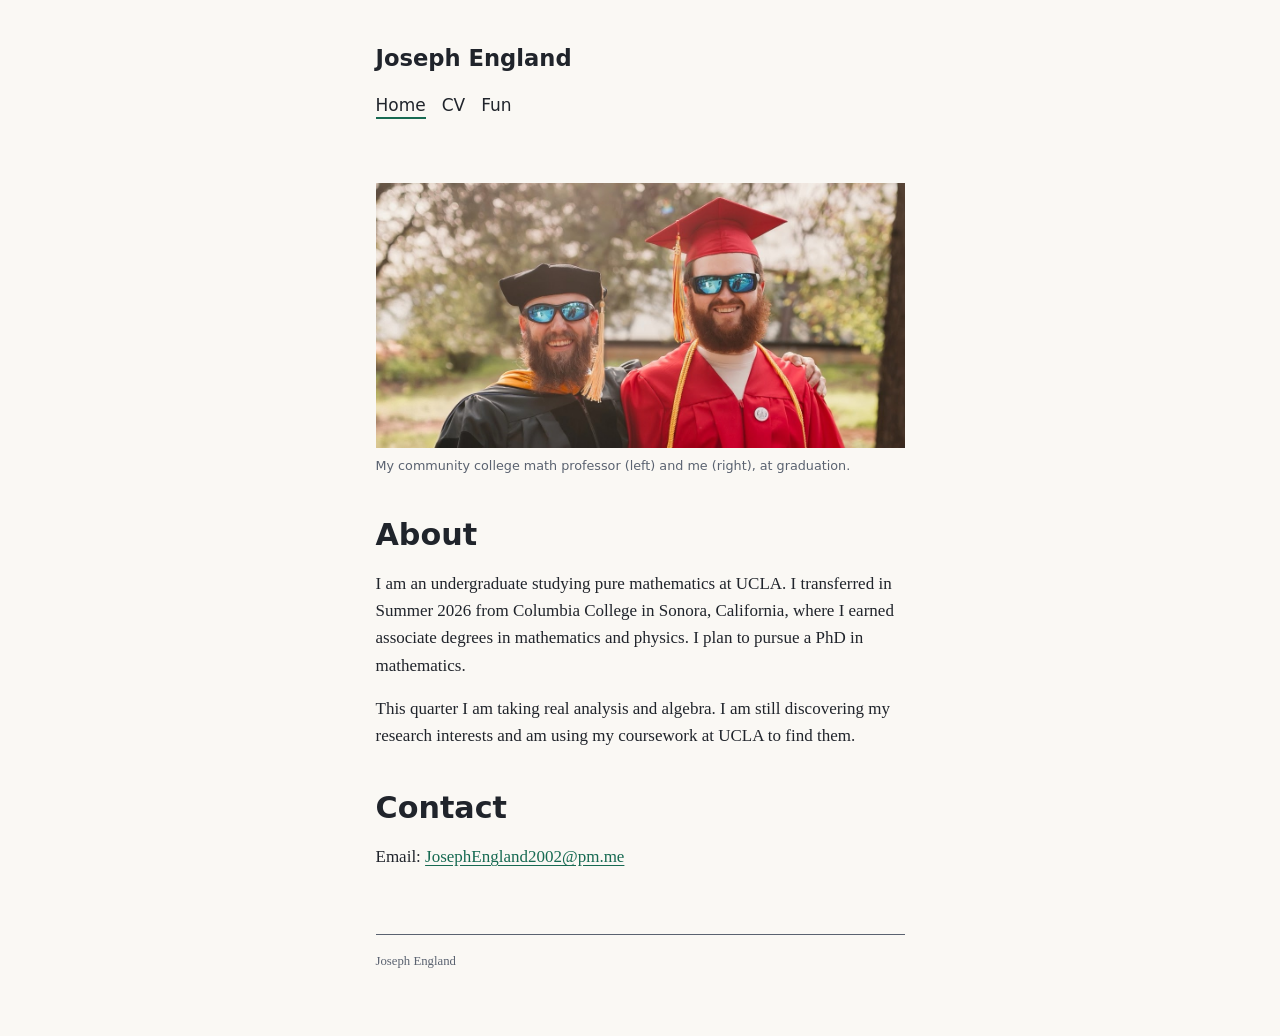
<file: index.html>
<!DOCTYPE html>
<html lang="en">
<head>
  <meta charset="utf-8">
  <meta name="viewport" content="width=device-width, initial-scale=1">
  <title>Joseph England</title>
  <meta name="description" content="Joseph England, undergraduate in pure mathematics at UCLA.">
  <link rel="stylesheet" href="assets/style.css">
  <script src="assets/email.js" defer></script>
</head>
<body>
  <a class="skip-link" href="#main">Skip to content</a>
  <header>
    <p class="site-name"><a href="index.html">Joseph England</a></p>
    <nav aria-label="Main">
      <ul>
        <li><a href="index.html" aria-current="page">Home</a></li>
        <li><a href="cv.html">CV</a></li>
        <li><a href="fun.html">Fun</a></li>
      </ul>
    </nav>
  </header>
  <main id="main">
    <h1 class="visually-hidden">Joseph England</h1>
    <figure>
      <img src="assets/joseph-graduation.jpg" width="1200" height="600" alt="Joseph England, right, in a red cap and gown, standing with his community college math professor, left, in black and gold doctoral regalia, at graduation.">
      <figcaption>My community college math professor (left) and me (right), at graduation.</figcaption>
    </figure>

    <section>
      <h2>About</h2>
      <p>I am an undergraduate studying pure mathematics at UCLA. I transferred in Summer 2026 from Columbia College in Sonora, California, where I earned associate degrees in mathematics and physics. I plan to pursue a PhD in mathematics.</p>
      <p>This quarter I am taking real analysis and algebra. I am still discovering my research interests and am using my coursework at UCLA to find them.</p>
    </section>

    <section>
      <h2>Contact</h2>
      <p>Email: <span class="email" data-user="JosephEngland2002" data-domain="pm.me">turn on JavaScript or see my <a href="cv.html">CV</a></span></p>
    </section>
  </main>
  <footer>
    <p>Joseph England</p>
  </footer>
</body>
</html>
</file>
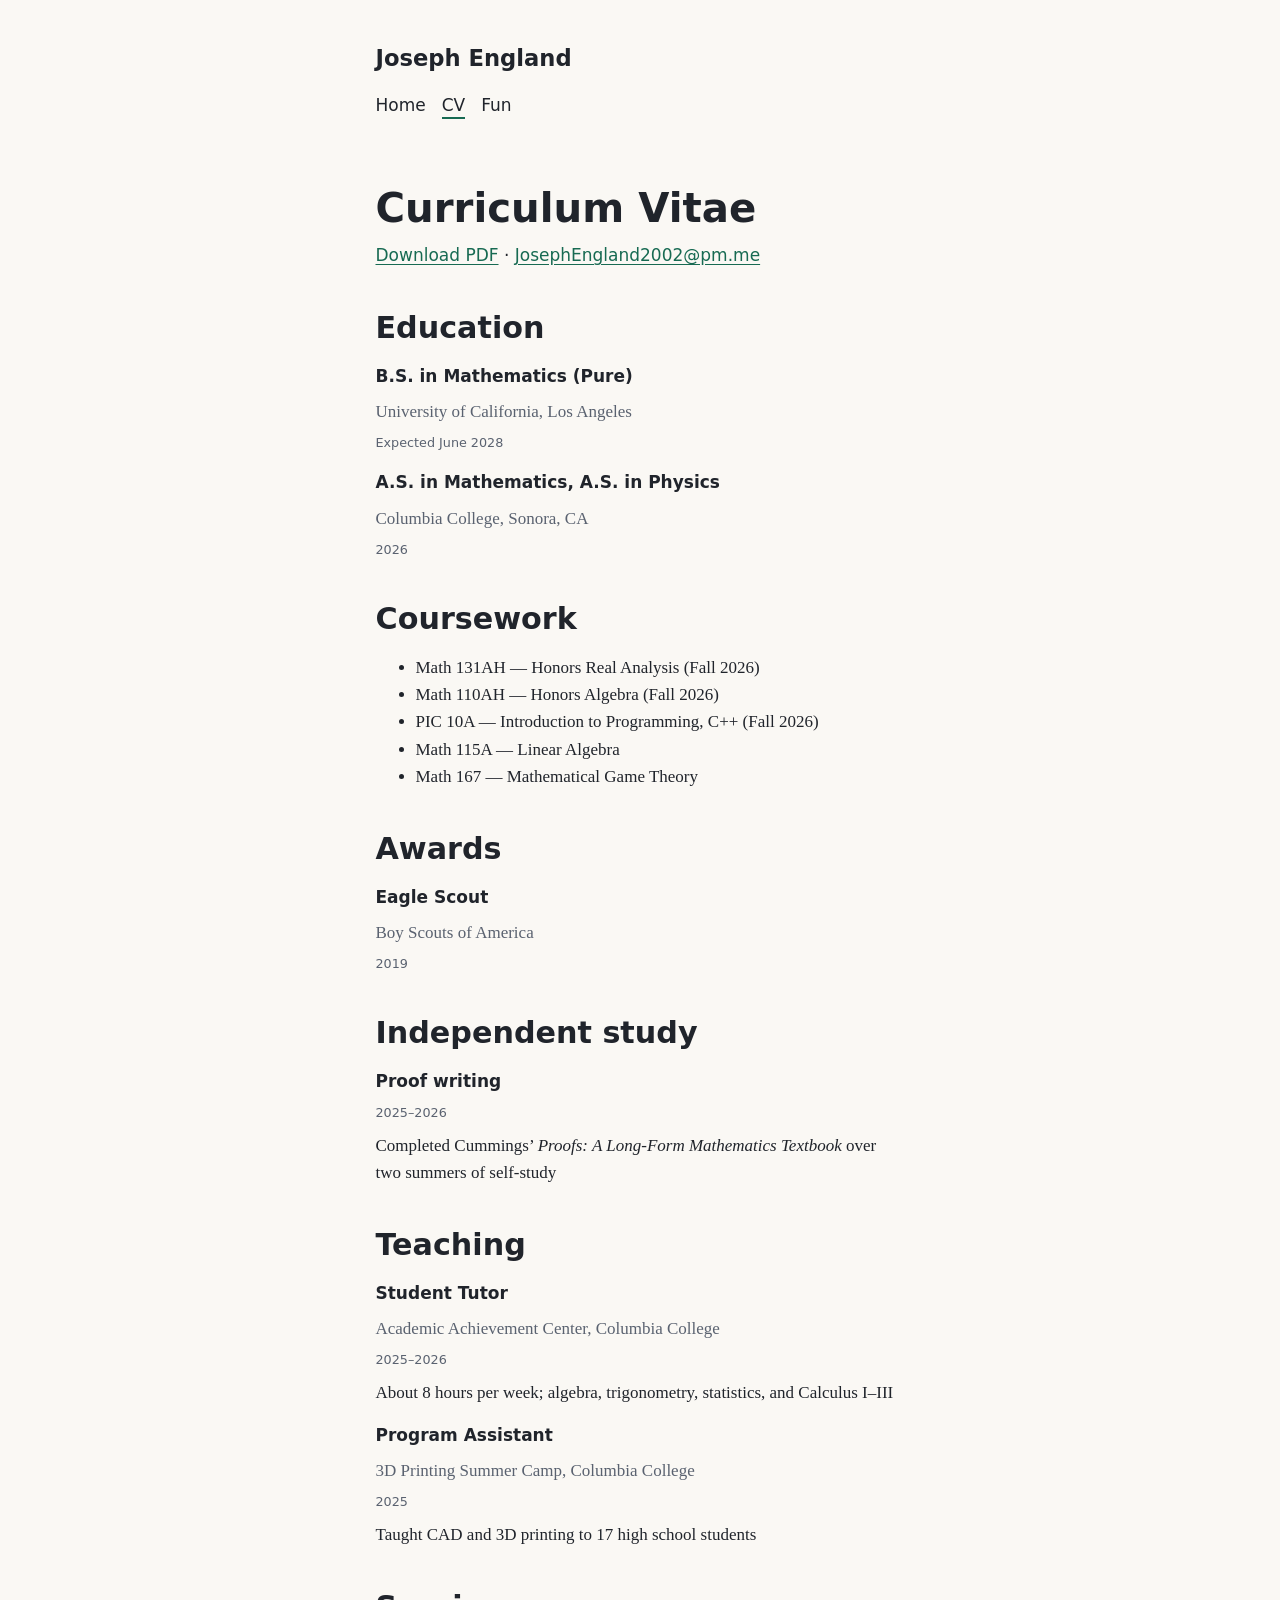
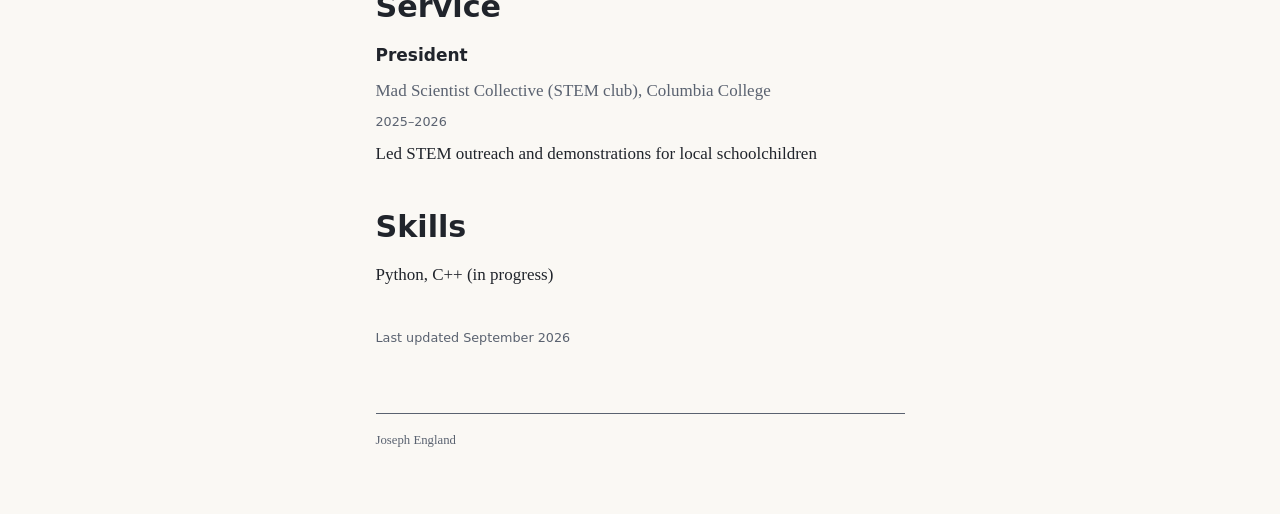
<file: cv.html>
<!DOCTYPE html>
<html lang="en">
<head>
  <meta charset="utf-8">
  <meta name="viewport" content="width=device-width, initial-scale=1">
  <title>CV: Joseph England</title>
  <meta name="description" content="Curriculum vitae of Joseph England, pure mathematics undergraduate at UCLA.">
  <link rel="stylesheet" href="assets/style.css">
  <script src="assets/email.js" defer></script>
</head>
<body>
  <a class="skip-link" href="#main">Skip to content</a>
  <header>
    <p class="site-name"><a href="index.html">Joseph England</a></p>
    <nav aria-label="Main">
      <ul>
        <li><a href="index.html">Home</a></li>
        <li><a href="cv.html" aria-current="page">CV</a></li>
        <li><a href="fun.html">Fun</a></li>
      </ul>
    </nav>
  </header>
  <main id="main">
    <h1>Curriculum Vitae</h1>
    <p class="cv-links"><a href="assets/Joseph_England_CV.pdf" download>Download PDF</a> &middot; <span class="email" data-user="JosephEngland2002" data-domain="pm.me">turn on JavaScript or see PDF</span></p>

    <section>
      <h2>Education</h2>
      <article class="entry">
        <p class="entry-title">B.S. in Mathematics (Pure)</p>
        <p class="entry-org">University of California, Los Angeles</p>
        <p class="entry-meta">Expected June 2028</p>
      </article>
      <article class="entry">
        <p class="entry-title">A.S. in Mathematics, A.S. in Physics</p>
        <p class="entry-org">Columbia College, Sonora, CA</p>
        <p class="entry-meta">2026</p>
      </article>
    </section>

    <section>
      <h2>Coursework</h2>
      <ul>
        <li>Math 131AH &mdash; Honors Real Analysis (Fall 2026)</li>
        <li>Math 110AH &mdash; Honors Algebra (Fall 2026)</li>
        <li>PIC 10A &mdash; Introduction to Programming, C++ (Fall 2026)</li>
        <li>Math 115A &mdash; Linear Algebra</li>
        <li>Math 167 &mdash; Mathematical Game Theory</li>
      </ul>
    </section>

    <section>
      <h2>Awards</h2>
      <article class="entry">
        <p class="entry-title">Eagle Scout</p>
        <p class="entry-org">Boy Scouts of America</p>
        <p class="entry-meta">2019</p>
      </article>
    </section>

    <section>
      <h2>Independent study</h2>
      <article class="entry">
        <p class="entry-title">Proof writing</p>
        <p class="entry-meta">2025&ndash;2026</p>
        <p>Completed Cummings&rsquo; <cite>Proofs: A Long-Form Mathematics Textbook</cite> over two summers of self-study</p>
      </article>
    </section>

    <section>
      <h2>Teaching</h2>
      <article class="entry">
        <p class="entry-title">Student Tutor</p>
        <p class="entry-org">Academic Achievement Center, Columbia College</p>
        <p class="entry-meta">2025&ndash;2026</p>
        <p>About 8 hours per week; algebra, trigonometry, statistics, and Calculus I&ndash;III</p>
      </article>
      <article class="entry">
        <p class="entry-title">Program Assistant</p>
        <p class="entry-org">3D Printing Summer Camp, Columbia College</p>
        <p class="entry-meta">2025</p>
        <p>Taught CAD and 3D printing to 17 high school students</p>
      </article>
    </section>

    <section>
      <h2>Service</h2>
      <article class="entry">
        <p class="entry-title">President</p>
        <p class="entry-org">Mad Scientist Collective (STEM club), Columbia College</p>
        <p class="entry-meta">2025&ndash;2026</p>
        <p>Led STEM outreach and demonstrations for local schoolchildren</p>
      </article>
    </section>

    <section>
      <h2>Skills</h2>
      <p>Python, C++ (in progress)</p>
    </section>

    <p class="cv-updated">Last updated September 2026</p>
  </main>
  <footer>
    <p>Joseph England</p>
  </footer>
</body>
</html>
</file>
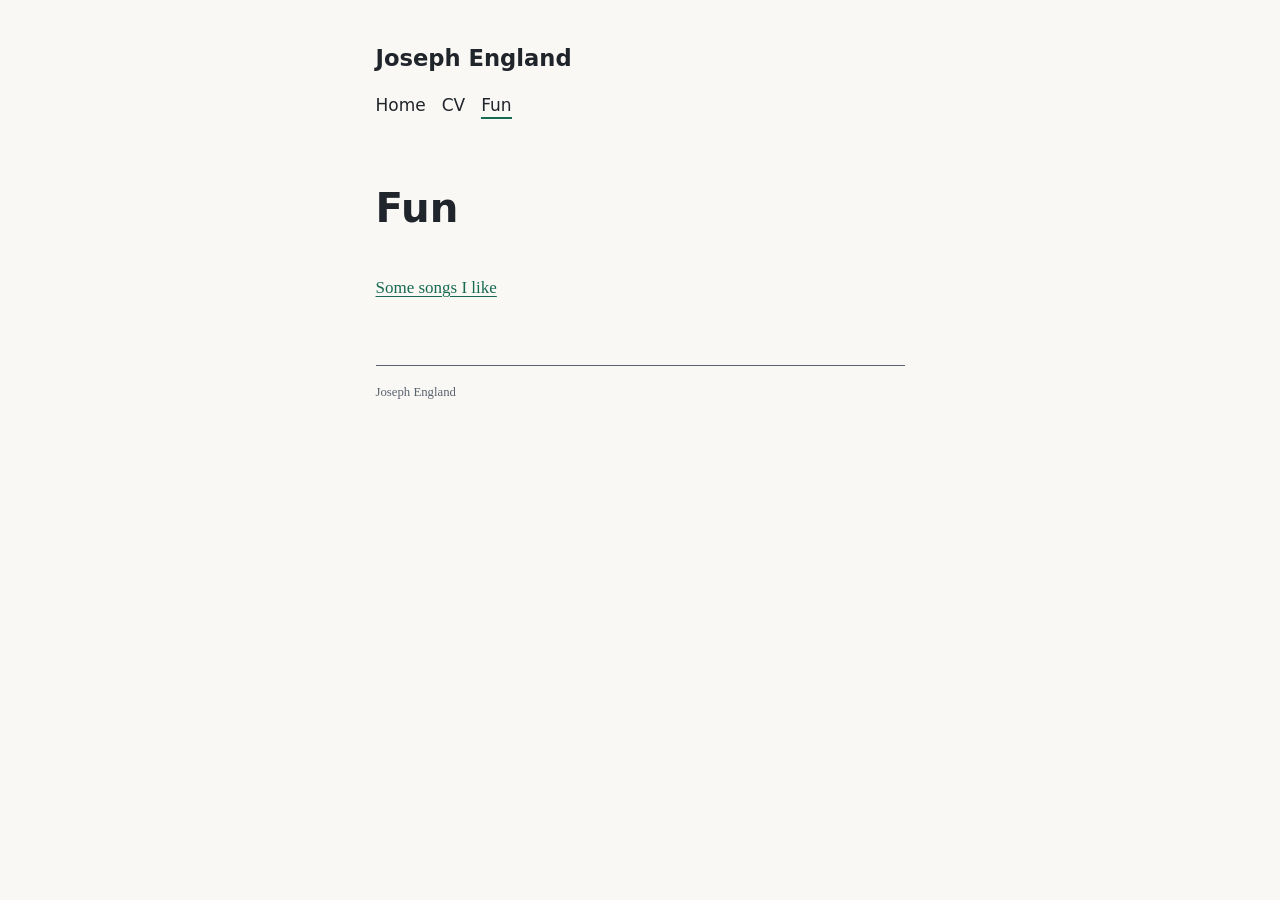
<file: fun.html>
<!DOCTYPE html>
<html lang="en">
<head>
  <meta charset="utf-8">
  <meta name="viewport" content="width=device-width, initial-scale=1">
  <title>Fun: Joseph England</title>
  <meta name="description" content="Things Joseph England enjoys outside of mathematics.">
  <link rel="stylesheet" href="assets/style.css">
</head>
<body>
  <a class="skip-link" href="#main">Skip to content</a>
  <header>
    <p class="site-name"><a href="index.html">Joseph England</a></p>
    <nav aria-label="Main">
      <ul>
        <li><a href="index.html">Home</a></li>
        <li><a href="cv.html">CV</a></li>
        <li><a href="fun.html" aria-current="page">Fun</a></li>
      </ul>
    </nav>
  </header>
  <main id="main">
    <h1>Fun</h1>
    <ul class="plain-list">
      <li><a href="fun/songs.html">Some songs I like</a></li>
    </ul>
  </main>
  <footer>
    <p>Joseph England</p>
  </footer>
</body>
</html>
</file>
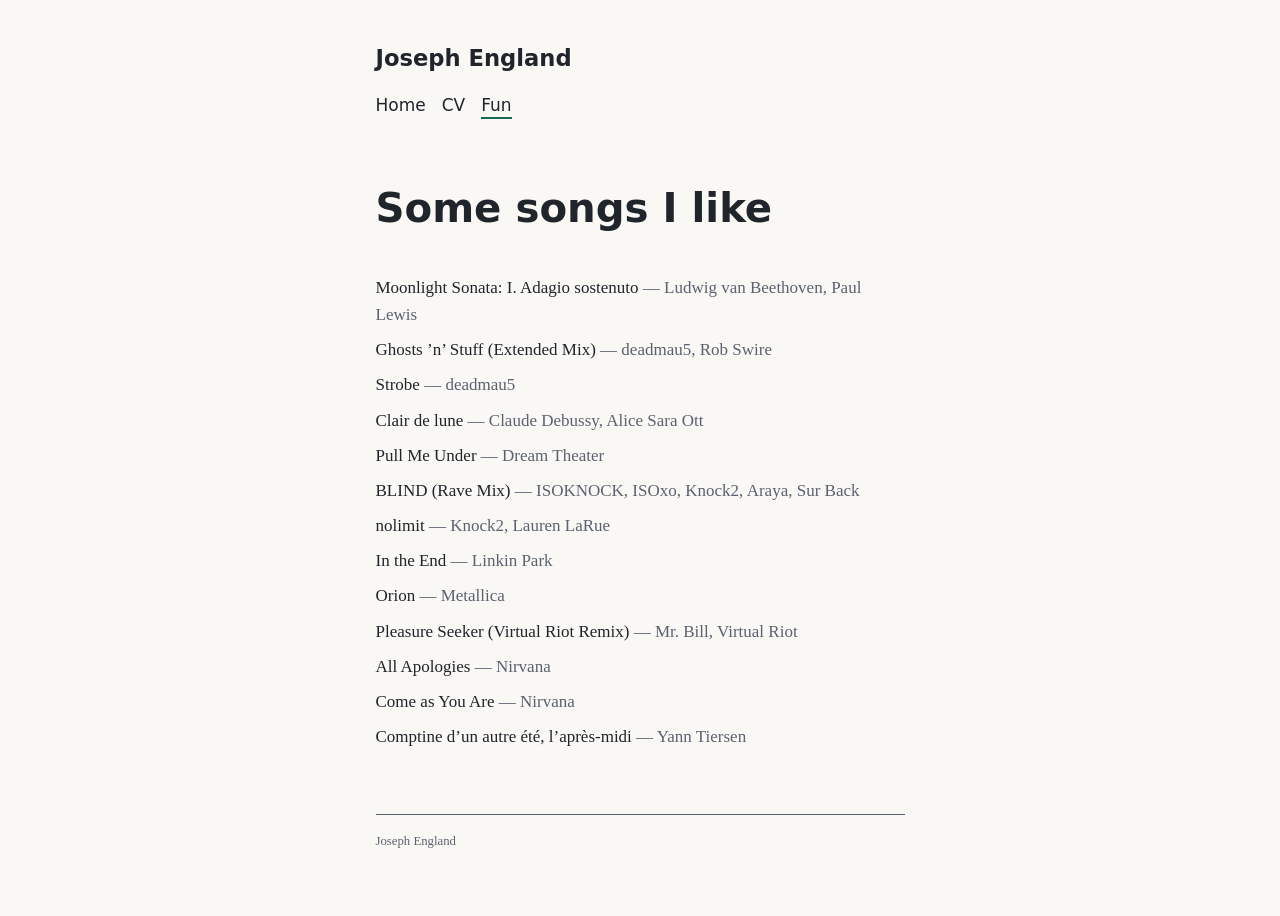
<file: fun/songs.html>
<!DOCTYPE html>
<html lang="en">
<head>
  <meta charset="utf-8">
  <meta name="viewport" content="width=device-width, initial-scale=1">
  <title>Some songs I like: Joseph England</title>
  <meta name="description" content="A list of songs Joseph England likes.">
  <link rel="stylesheet" href="../assets/style.css">
</head>
<body>
  <a class="skip-link" href="#main">Skip to content</a>
  <header>
    <p class="site-name"><a href="../index.html">Joseph England</a></p>
    <nav aria-label="Main">
      <ul>
        <li><a href="../index.html">Home</a></li>
        <li><a href="../cv.html">CV</a></li>
        <li><a href="../fun.html" aria-current="true">Fun</a></li>
      </ul>
    </nav>
  </header>
  <main id="main">
    <h1>Some songs I like</h1>
    <ul class="plain-list">
      <li>Moonlight Sonata: I. Adagio sostenuto <span class="song-artist">&mdash; Ludwig van Beethoven, Paul Lewis</span></li>
      <li>Ghosts &rsquo;n&rsquo; Stuff (Extended Mix) <span class="song-artist">&mdash; deadmau5, Rob Swire</span></li>
      <li>Strobe <span class="song-artist">&mdash; deadmau5</span></li>
      <li>Clair de lune <span class="song-artist">&mdash; Claude Debussy, Alice Sara Ott</span></li>
      <li>Pull Me Under <span class="song-artist">&mdash; Dream Theater</span></li>
      <li>BLIND (Rave Mix) <span class="song-artist">&mdash; ISOKNOCK, ISOxo, Knock2, Araya, Sur Back</span></li>
      <li>nolimit <span class="song-artist">&mdash; Knock2, Lauren LaRue</span></li>
      <li>In the End <span class="song-artist">&mdash; Linkin Park</span></li>
      <li>Orion <span class="song-artist">&mdash; Metallica</span></li>
      <li>Pleasure Seeker (Virtual Riot Remix) <span class="song-artist">&mdash; Mr. Bill, Virtual Riot</span></li>
      <li>All Apologies <span class="song-artist">&mdash; Nirvana</span></li>
      <li>Come as You Are <span class="song-artist">&mdash; Nirvana</span></li>
      <li>Comptine d&rsquo;un autre &eacute;t&eacute;, l&rsquo;apr&egrave;s-midi <span class="song-artist">&mdash; Yann Tiersen</span></li>
    </ul>
  </main>
  <footer>
    <p>Joseph England</p>
  </footer>
</body>
</html>
</file>
<file: assets/style.css>
:root {

  --color-bg: #faf8f4;
  --color-ink: #20242b;
  --color-muted: #5a6270;
  --color-accent: #176a52;

  --font-body: Charter, "Bitstream Charter", "Sitka Text", Cambria, Georgia, serif;
  --font-heading: system-ui, "Segoe UI", "Helvetica Neue", Arial, sans-serif;

  --size-small: 0.797rem;
  --size-body: 1.0625rem;
  --size-h3: 1.416rem;
  --size-h2: 1.888rem;
  --size-h1: 2.517rem;

  --space-1: 0.5rem;
  --space-2: 1rem;
  --space-3: 2.5rem;
  --space-4: 4rem;
  --measure: 66ch;
}

*,
*::before,
*::after {
  box-sizing: border-box;
}

body,
h1,
h2,
h3,
p,
ul,
ol,
figure {
  margin: 0;
}

img {
  max-width: 100%;
  height: auto;
  display: block;
}

body {
  background: var(--color-bg);
  color: var(--color-ink);
  font-family: var(--font-body);
  font-size: var(--size-body);
  line-height: 1.6;
}

h1,
h2,
h3 {
  font-family: var(--font-heading);
  font-weight: 600;
  line-height: 1.25;
}

h1 {
  font-size: var(--size-h1);
}

h2 {
  font-size: var(--size-h2);
}

h3 {
  font-size: var(--size-h3);
}

a {
  color: var(--color-accent);
  text-underline-offset: 0.15em;
}

body {
  max-width: var(--measure);
  margin: 0 auto;
  padding: var(--space-3) var(--space-2) var(--space-4);
}

header {
  margin-bottom: var(--space-4);
}

.site-name {
  font-family: var(--font-heading);
  font-weight: 600;
  font-size: var(--size-h3);
  margin-bottom: var(--space-2);
}

.site-name a {
  color: var(--color-ink);
  text-decoration: none;
}

nav ul {
  list-style: none;
  padding: 0;
  display: flex;
  flex-wrap: wrap;
  gap: var(--space-1) var(--space-2);
}

nav a {
  font-family: var(--font-heading);
  color: var(--color-ink);
  text-decoration: none;
  padding-bottom: 2px;
}

nav a[aria-current] {
  border-bottom: 2px solid var(--color-accent);
}

main > * + * {
  margin-top: var(--space-3);
}

section > * + *,
article > * + * {
  margin-top: var(--space-2);
}

footer {
  margin-top: var(--space-4);
  padding-top: var(--space-2);
  border-top: 1px solid var(--color-muted);
  color: var(--color-muted);
  font-size: var(--size-small);
}

figcaption {
  margin-top: var(--space-1);
  font-family: var(--font-heading);
  font-size: var(--size-small);
  color: var(--color-muted);
}

.entry > * + * {
  margin-top: var(--space-1);
}

.entry-title {
  font-family: var(--font-heading);
  font-weight: 600;
}

.entry-org {
  color: var(--color-muted);
}

.entry-meta {
  font-family: var(--font-heading);
  font-size: var(--size-small);
  color: var(--color-muted);
}

.plain-list {
  list-style: none;
  padding: 0;
}

.plain-list li + li {
  margin-top: var(--space-1);
}

.cv-links {
  margin-top: var(--space-1);
  font-family: var(--font-heading);
}

.cv-updated {
  font-family: var(--font-heading);
  font-size: var(--size-small);
  color: var(--color-muted);
}

.song-artist {
  color: var(--color-muted);
}

.skip-link {
  position: absolute;
  top: 0;
  left: 0;
  background: var(--color-bg);
  padding: var(--space-1) var(--space-2);
  transform: translateY(-200%);
}

.skip-link:focus {
  transform: none;
}

.visually-hidden {
  position: absolute;
  width: 1px;
  height: 1px;
  overflow: hidden;
  margin: -1px;
  clip: rect(0 0 0 0);
  clip-path: inset(50%);
  white-space: nowrap;
}

main > .visually-hidden + * {
  margin-top: 0;
}

:focus-visible {
  outline: 2px solid var(--color-accent);
  outline-offset: 2px;
}
</file>
